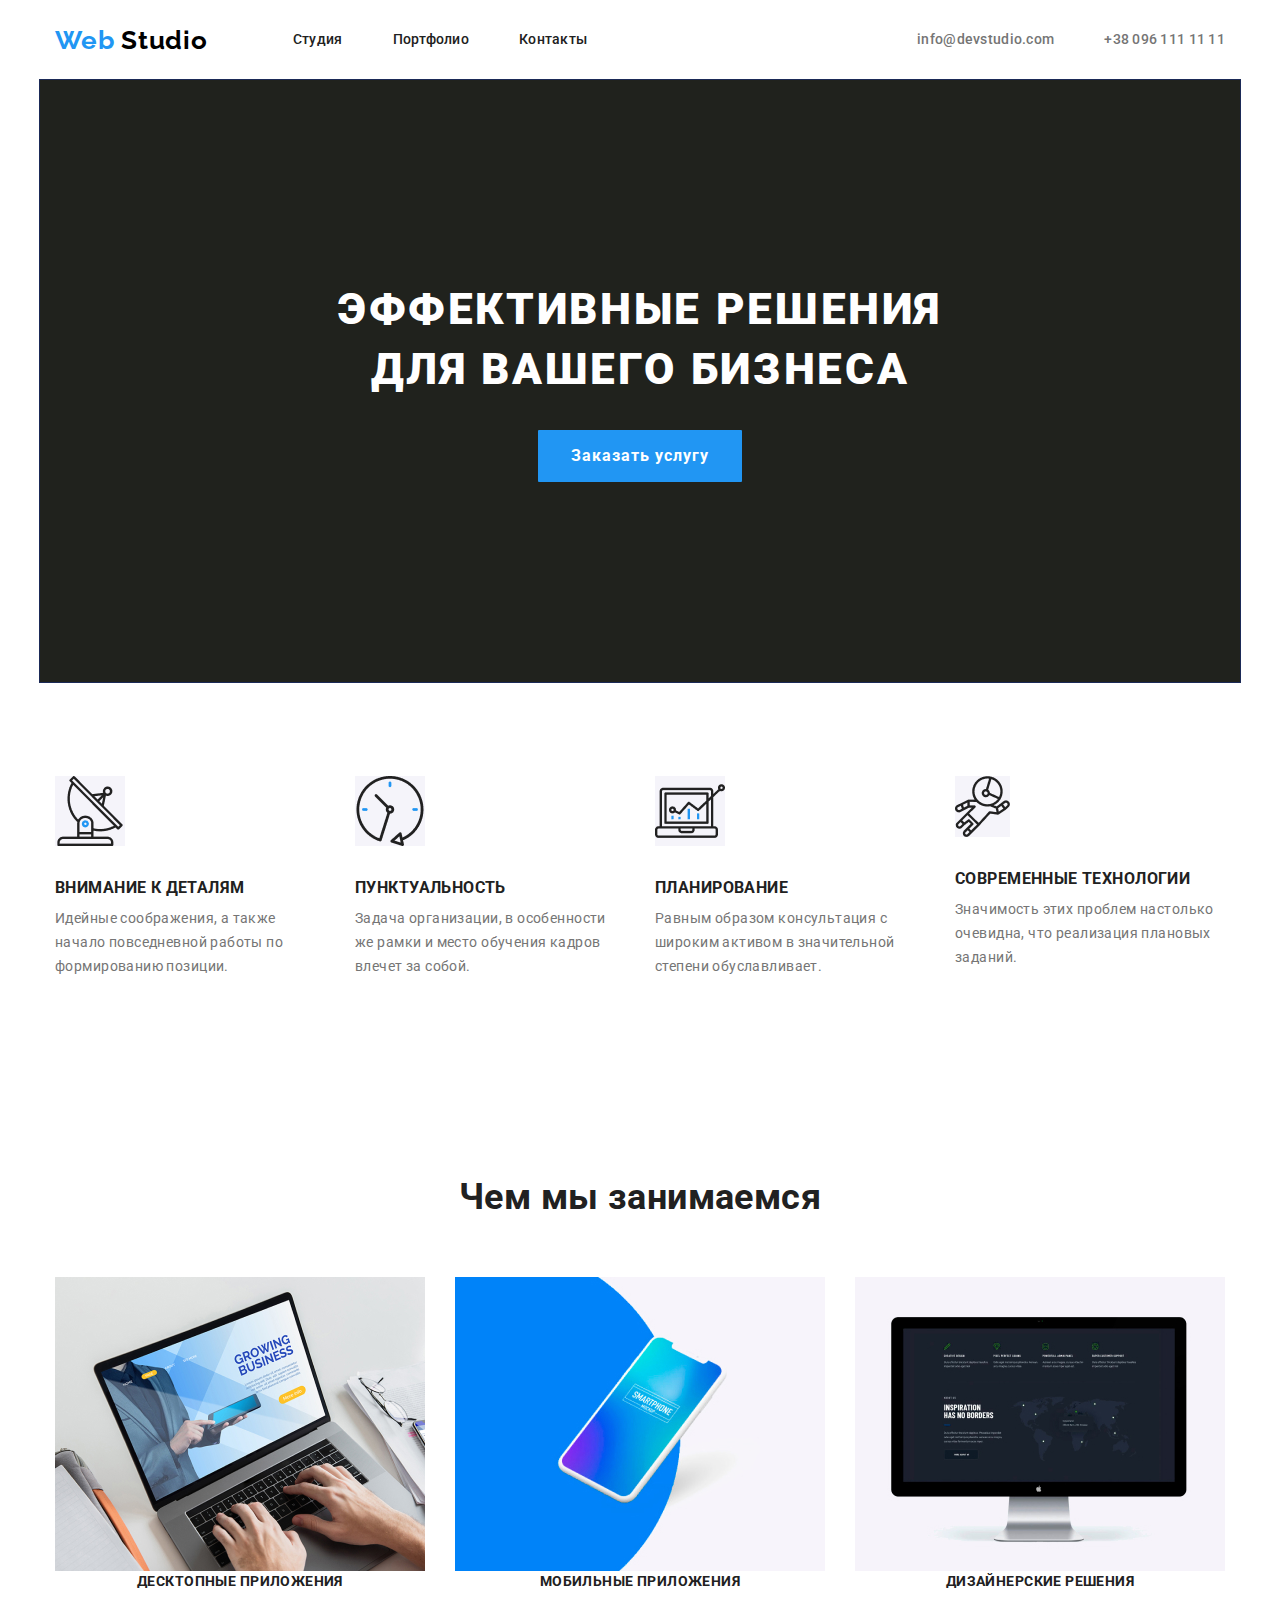
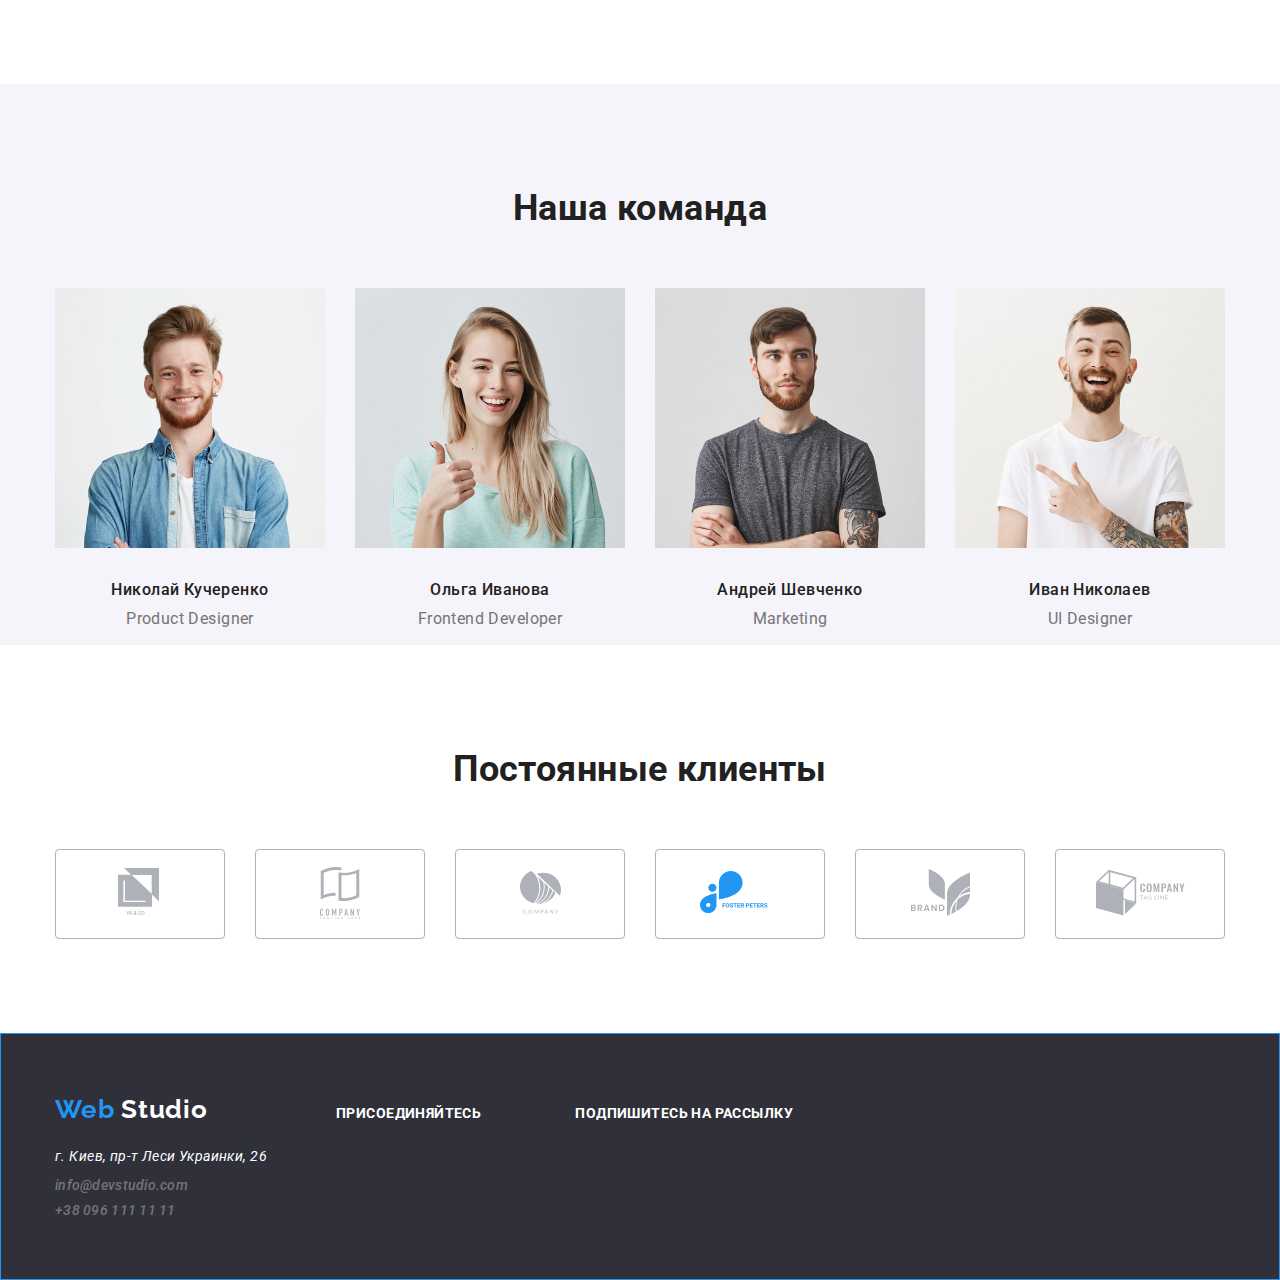
<file: index.html>
<!DOCTYPE html>
<html lang="ru">
  <head>
    <meta charset="UTF-8" />
    <meta name="viewport" content="width=device-width, initial-scale=1.0" />
    <title>Document</title>
    <link
      href="https://fonts.googleapis.com/css2?family=Raleway:wght@700&family=Roboto:wght@400;500;700;900&display=swap"
      rel="stylesheet"
    />
    <link rel="stylesheet" href="./css/normalaize.css" />
    <link rel="stylesheet" href="./css/style.css" />
  </head>
  <body class="body">
    <header class="pageheader">
      <div class="conteiner flex-conteiner">
        <nav class="navigation">
          <a class="link-logo link" lang="en" href="./index.html">
            <span>Web</span> Studio</a
          >
          <!--список студия-портфолио-контакты-->
          <ul class="navigation-list marker">
            <li class="navigation-item">
              <a class="navigation-link link" href="./index.html" target="blank"
                >Студия</a
              >
            </li>
            <li class="navigation-item">
              <a
                class="navigation-link link"
                href="./portfolio.html"
                target="blank"
                >Портфолио</a
              >
            </li>
            <li class="navigation-item">
              <a
                class="navigation-link link"
                href="./contacts.html"
                target="blank"
                >Контакты</a
              >
            </li>
          </ul>
        </nav>
        <!--contacts-->
        <div class="divcontacts">
          <ul class="contacts-list marker">
            <li class="contacts-item">
              <a class="contacts-link link" href="mailto:info@devstudio.com"
                >info@devstudio.com</a
              >
            </li>
            <li class="contacts-item">
              <a class="contacts-link link" href="tel:+380961111111"
                >+38 096 111 11 11</a
              >
            </li>
          </ul>
        </div>
      </div>
    </header>

    <main class="mainpage">
      <!--блок герой-->
      <section class="section-heroe">
        <div class="conteiner">
          <h1 class="title-heroe">
            Эффективные решения <br />
            для вашего бизнеса
          </h1>

          <button class="btn-heroe" type="button">Заказать услугу</button>
        </div>
      </section>

      <!-- о нас, потом спр ятать это заголовок-в макете его нет-->
      <section class="section-about-us pading-general">
        <!-- контейнер див для задания размера -->
        <div class="conteiner">
          <!-- <h2 class="aboutus-title" hidden>О нас</h2> скрыть потом по другому -->
          <ul class="aboutus-list marker">
            <li class="aboutus-item">
              <img
                class="aboutus-picture"
                src="./img/o-nas/antenna.png"
                alt="значок спутниковой антены"
              />
              <h3 class="aboutus-title">Внимание к деталям</h3>
              <p class="aboutus-text">
                Идейные соображения, а также начало повседневной работы по
                формированию позиции.
              </p>
            </li>

            <li class="aboutus-item">
              <img
                class="aboutus-picture"
                src="./img/o-nas/clock.png"
                alt="значок часоы"
              />
              <h3 class="aboutus-title">Пунктуальность</h3>
              <p class="aboutus-text">
                Задача организации, в особенности же рамки и место обучения
                кадров влечет за собой.
              </p>
            </li>

            <li class="aboutus-item">
              <img
                class="aboutus-picture"
                src="./img/o-nas/diagram.png"
                alt="значок диаграммы"
              />
              <h3 class="aboutus-title">Планирование</h3>
              <p class="aboutus-text">
                Равным образом консультация с широким активом в значительной
                степени обуславливает.
              </p>
            </li>

            <li class="aboutus-item">
              <img
                class="aboutus-picture"
                src="./img/o-nas/kossmonavt.png"
                alt=" значок астронавта"
              />
              <h3 class="aboutus-title">Современные технологии</h3>
              <p class="aboutus-text">
                Значимость этих проблем настолько очевидна, что реализация
                плановых заданий.
              </p>
            </li>
          </ul>
        </div>
      </section>
      <!--Чем мы занимаемся-->
      <section class="section-whywedoing pading-general">
        <div class="conteiner">
          <h2 class="whywedoing-title caption">Чем мы занимаемся</h2>
          <ul class="whywedoing-list marker">
            <li class="whywedoing-item">
              <img
                class="whywedoing-image"
                src="./img/nout.jpg"
                alt="человек работает за ноутбуком"
                width="370"
                height="294"
              />
              <p class="whywedoing-text">Десктопные приложения</p>
            </li>

            <li class="whywedoing-item">
              <img
                class="whywedoing-image"
                src="./img/phone.jpg"
                alt="мобильный телефон"
                width="370"
                height="294"
              />
              <p class="whywedoing-text">Мобильные приложения</p>
            </li>
            <li class="whywedoing-item">
              <img
                class="whywedoing-image"
                src="./img/komp.jpg"
                alt="включенный монитор с текстом"
                width="370"
                height="294"
              />
              <p class="whywedoing-text">Дизайнерские решения</p>
            </li>
          </ul>
        </div>
      </section>

      <!--Наша команда-->
      <section class="section-us-team">
        <div class="conteiner">
          <h2 class="us-team-title caption">Наша команда</h2>
          <!-- Николай -->
          <ul class="us-team-list marker">
            <li class="us-team-list-item">
              <img
                class="us-team-photo"
                src="./img/nikolay.jpg"
                alt="на фото Николай Кучеренко разработчик продуктов"
                width="270"
                height="260"
              />
              <h3 class="subtitle-surname">Николай Кучеренко</h3>
              <p class="usteam-text" lang="en">Product Designer</p>
              <ul class="social-list marker">
                <li class="social-list-item">
                  <a
                    class="sosial-link"
                    href=""
                    target="blank"
                    aria-label="иконка инстаграмма"
                  ></a>
                </li>
                <li class="social-list-item">
                  <a
                    class="sosial-link"
                    href=""
                    target="blank"
                    aria-label="иконка твитера"
                  ></a>
                </li>
                <li class="social-list-item">
                  <a
                    class="sosial-link"
                    href=""
                    target="blank"
                    aria-label="иконка фейсбука"
                  ></a>
                </li>
                <li class="social-list-item">
                  <a
                    class="sosial-link"
                    href=""
                    target="blank"
                    aria-label="иконка линкедина"
                  ></a>
                </li>
              </ul>
            </li>

            <!-- Ольга -->
            <li class="us-team-list-item">
              <img
                class="us-team-photo"
                src="./img/olga.jpg"
                alt="на фото Ольга Иванова фронтенд разработчик"
                width="270"
                height="260"
              />
              <h3 class="subtitle-surname">Ольга Иванова</h3>
              <p class="usteam-text" lang="en">Frontend Developer</p>
              <ul class="social-list marker">
                <li class="social-list-item">
                  <a
                    class="sosial-link"
                    href=""
                    target="blank"
                    aria-label="иконка инстаграмма"
                  ></a>
                </li>
                <li class="social-list-item">
                  <a
                    class="sosial-link"
                    href=""
                    target="blank"
                    aria-label="иконка твитера"
                  ></a>
                </li>
                <li class="social-list-item">
                  <a
                    class="sosial-link"
                    href=""
                    target="blank"
                    aria-label="иконка фейсбука"
                  ></a>
                </li>
                <li class="social-list-item">
                  <a
                    class="sosial-link"
                    href=""
                    target="blank"
                    aria-label="иконка линкедина"
                  ></a>
                </li>
              </ul>
            </li>

            <!-- Андрей -->
            <li class="us-team-list-item">
              <img
                class="us-team-photo"
                src="./img/andrey.jpg"
                alt="на фото Андрей Шевченко маркетолог"
                width="270"
                height="260"
              />
              <h3 class="subtitle-surname">Андрей Шевченко</h3>
              <p class="usteam-text" lang="en">Marketing</p>
              <ul class="social-list marker">
                <li class="social-list-item">
                  <a
                    class="sosial-link"
                    href=""
                    target="blank"
                    aria-label="иконка инстаграмма"
                  ></a>
                </li>
                <li class="social-list-item">
                  <a
                    class="sosial-link"
                    href=""
                    target="blank"
                    aria-label="иконка твитера"
                  ></a>
                </li>
                <li class="social-list-item">
                  <a
                    class="sosial-link"
                    href=""
                    target="blank"
                    aria-label="иконка фейсбука"
                  ></a>
                </li>
                <li class="social-list-item">
                  <a
                    class="sosial-link"
                    href=""
                    target="blank"
                    aria-label="иконка линкедина"
                  ></a>
                </li>
              </ul>
            </li>
            <!-- Иван -->
            <li class="us-team-list-item">
              <img
                class="us-team-photo"
                src="./img/ivan.jpg"
                alt="на фото Иван Николаев юа дизайнер"
                width="270"
                height="260"
              />
              <h3 class="subtitle-surname">Иван Николаев</h3>
              <p class="usteam-text" lang="en">UI Designer</p>
              <ul class="social-list marker">
                <li class="social-list-item">
                  <a
                    class="sosial-link"
                    href=""
                    target="blank"
                    aria-label="иконка инстаграмма"
                  ></a>
                </li>
                <li class="social-list-item">
                  <a
                    class="sosial-link"
                    href=""
                    target="blank"
                    aria-label="иконка твитера"
                  ></a>
                </li>
                <li class="social-list-item">
                  <a
                    class="sosial-link"
                    href=""
                    target="blank"
                    aria-label="иконка фейсбука"
                  ></a>
                </li>
                <li class="social-list-item">
                  <a
                    class="sosial-link"
                    href=""
                    target="blank"
                    aria-label="иконка линкедина"
                  ></a>
                </li>
              </ul>
            </li>
          </ul>
        </div>
      </section>
      <!--постоянные клиенты-->
      <section class="section-clients pading-general">
        <div class="conteiner">
          <h2 class="clients-title caption">Постоянные клиенты</h2>
          <ul class="clients-list marker">
            <li class="clients-item">
              <a class="clients-link" href="" target="blank"
                ><img
                  class="clients-picture"
                  lang="en"
                  src="./img/logo-1.svg"
                  alt="ya and Co"
              /></a>
            </li>
            <li class="clients-item">
              <a class="clients-link" href="" target="blank"
                ><img
                  class="clients-picture"
                  lang="en"
                  src="./img/logo-2.svg"
                  alt="Company Taglain Here"
              /></a>
            </li>
            <li class="clients-item">
              <a class="clients-link" href="" target="blank"
                ><img
                  class="clients-picture"
                  lang="en"
                  src="./img/logo-3.svg"
                  alt="Company"
              /></a>
            </li>
            <li class="clients-item">
              <a class="clients-link" href="" target="blank"
                ><img
                  class="clients-picture"
                  lang="en"
                  src="./img/log-4.svg"
                  alt="Foster Peters"
              /></a>
            </li>
            <li class="clients-item">
              <a class="clients-link" href="" target="blank"
                ><img
                  class="clients-picture"
                  lang="en"
                  src="./img/logo-5.svg"
                  alt="Brand"
              /></a>
            </li>
            <li class="clients-item">
              <a class="clients-link" href="" target="blank"
                ><img
                  class="clients-picture"
                  lang="en"
                  src="./img/logo-6.svg"
                  alt="Compane Tag Lain"
              /></a>
            </li>
          </ul>
        </div>
      </section>
    </main>

    <!--Подвал:адресс-->
    <footer class="footerpage">
      <div class="conteiner footerdiv">
        <div class="block-adress">
          <a class="link-logo link" lang="en" href="./index.html">
            <span>Web</span> Studio</a
          >
          <address class="adress">
            <ul class="contacts marker">
              <li class="adress-list-item">
                <p class="adress-text">г. Киев, пр-т Леси Украинки, 26</p>
              </li>

              <li class="adress-list-item">
                <a class="contacts-link link" href="mailto:info@devstudio.com"
                  >info@devstudio.com</a
                >
              </li>

              <li class="adress-list-item">
                <a class="contacts-link link" href="tel:+380961111111"
                  >+38 096 111 11 11</a
                >
              </li>
            </ul>
          </address>
        </div>

        <!--Подвал  Присоединяйтесь на социальные сети-->
        <div class="join-div">
          <b class="action join-text">присоединяйтесь</b>
          <ul class="join-list marker">
            <li class="join-list=item">
              <a
                class="sosial-link"
                href=""
                target="blank"
                aria-label="иконка инстаграмма"
              ></a>
            </li>
            <li class="join-list-item">
              <a
                class="sosial-link"
                href=""
                target="blank"
                aria-label="иконка твитера"
              ></a>
            </li>
            <li class="join-list-item">
              <a
                class="sosial-link"
                href=""
                target="blank"
                aria-label="иконка фейсбука"
              ></a>
            </li>
            <li class="join-list-item">
              <a
                class="sosial-link"
                href=""
                target="blank"
                aria-label="иконка линкедина"
              ></a>
            </li>
          </ul>
        </div>

        <!--Подпишитесь на рассылку-->
        <div class="actiondiv-letters">
          <b class="action subscribeletters">Подпишитесь на рассылку</b>
        </div>
      </div>
    </footer>
  </body>
</html>
</file>
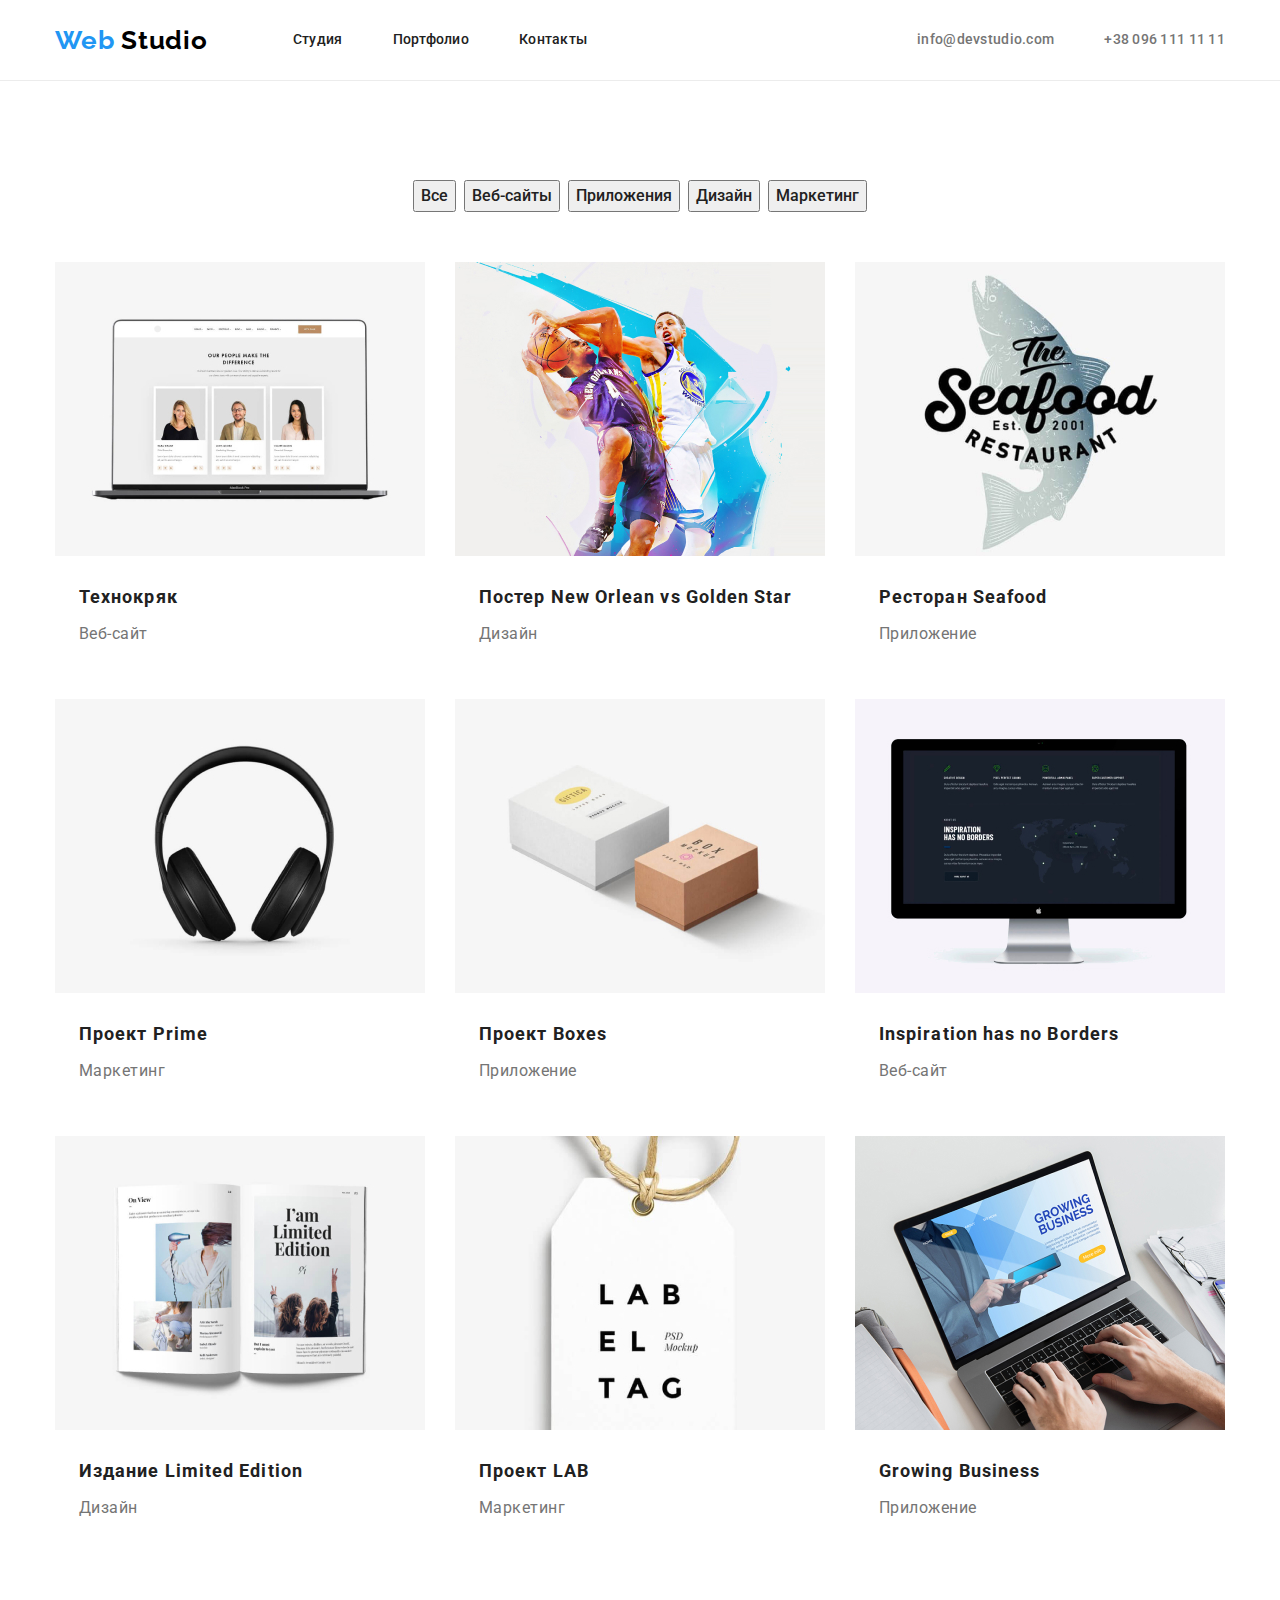
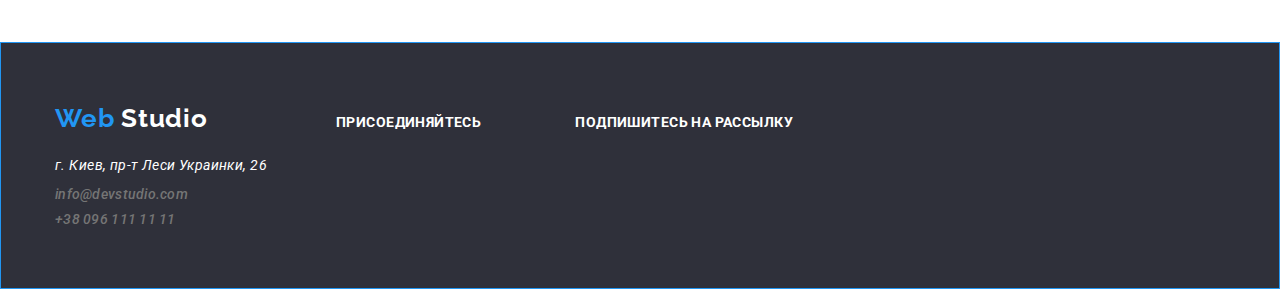
<file: portfolio.html>
<!DOCTYPE html>
<html lang="en">
  <head>
    <meta charset="UTF-8" />
    <meta name="viewport" content="width=device-width, initial-scale=1.0" />
    <title>Document</title>
    <link
      href="https://fonts.googleapis.com/css2?family=Raleway:wght@700&family=Roboto:wght@400;500;700;900&display=swap"
      rel="stylesheet"
    />
    <link rel="stylesheet" href="./css/normalaize.css" />
    <link rel="stylesheet" href="./css/style.css" />
  </head>
  <body>
    <header class="pageheader pageheader-portfolio">
      <div class="conteiner flex-conteiner">
        <nav class="navigation">
          <a class="link-logo link" lang="en" href="./index.html">
            <span>Web</span> Studio</a
          >
          <!--список студия-портфолио-контакты-->
          <ul class="navigation-list marker">
            <li class="navigation-item">
              <a class="navigation-link link" href="./index.html" target="blank"
                >Студия</a
              >
            </li>
            <li class="navigation-item">
              <a
                class="navigation-link link"
                href="./portfolio.html"
                target="blank"
                >Портфолио</a
              >
            </li>
            <li class="navigation-item">
              <a
                class="navigation-link link"
                href="./contacts.html"
                target="blank"
                >Контакты</a
              >
            </li>
          </ul>
        </nav>
        <!--contacts-->
        <div class="divcontacts">
          <ul class="contacts-list marker">
            <li class="contacts-item">
              <a class="contacts-link link" href="mailto:info@devstudio.com"
                >info@devstudio.com</a
              >
            </li>
            <li class="contacts-item">
              <a class="contacts-link link" href="tel:+380961111111"
                >+38 096 111 11 11</a
              >
            </li>
          </ul>
        </div>
      </div>
    </header>
    <main>
      <!--секция потфолио-->
      <section class="portfolio-section">
        <div class="conteiner cont-portfolio">
          <h1 class="portfolio-title" hidden>Портфолио</h1>
          <ul class="portfolio-list marker">
            <li class="item-portfolio">
              <button class="btn-portfolio" type="button">Все</button>
            </li>
            <li class="item-portfolio">
              <button class="btn-portfolio" type="button">Веб-сайты</button>
            </li>
            <li class="item-portfolio">
              <button class="btn-portfolio" type="button">Приложения</button>
            </li>
            <li class="item-portfolio">
              <button class="btn-portfolio" type="button">Дизайн</button>
            </li>
            <li class="item-portfolio">
              <button class="btn-portfolio" type="button">Маркетинг</button>
            </li>
          </ul>
        </div>

        <!--картинка с текстом-->
        <div class="conteiner flex-portfolio">
          <ul class="examples-list marker">
            <li class="examples-item techochryak-item">
              <a class="examples-image link" href="#" target="blank">
                <img
                  src="./img/portfolio/techochryak.jpg"
                  alt="картинка с компьютером"
                  width="370"
                  height="294"
                />
                <div class="techochryak-text">
                  <p hidden>
                    Технокряк это современная площадка распространения
                    коронавируса. Компании используют эту платформу для
                    цифрового шпионажа и атак на защищённые сервера конкурентов.
                  </p>
                </div>

                <div class="examples-div">
                  <h2 class="examples-title">Технокряк</h2>
                  <p class="directions-text">Веб-сайт</p>
                </div>
              </a>
            </li>

            <!--картинка баскетбол-->
            <li class="examples-item">
              <a class="examples-image link" href="#" target="blank">
                <img
                  lang="en"
                  src="./img/portfolio/neworlean-goldenstar.jpg"
                  alt="картинка двух баскетболистов представителей ,баскетболистов New Orlean vs Golden Star"
                  width="370"
                  height="294"
                />
                <div class="examples-div">
                  <h2 class="examples-title" lang="en">
                    Постер New Orlean vs Golden Star
                  </h2>
                  <p class="directions-text">Дизайн</p>
                </div>
              </a>
            </li>

            <!--картинка ресторан-->
            <li class="examples-item">
              <a class="examples-image link" href="#" target="_blank">
                <img
                  lang="en"
                  src="./img/portfolio/seafood-restaurant.jpg"
                  alt="картинка бренда ресторанна Seafood"
                  width="370"
                  height="294"
                />
                <div class="examples-div">
                  <h2 class="examples-title" lang="en">Ресторан Seafood</h2>
                  <p class="directions-text">Приложение</p>
                </div>
              </a>
            </li>

            <!--картинка наушники-->
            <li class="examples-item">
              <a class="examples-image link" href="#" target="blank">
                <img
                  src="./img/portfolio/headphone.jpg"
                  alt="наушники"
                  width="370"
                  height="294"
                />
                <div class="examples-div">
                  <h2 class="examples-title" lang="en">Проект Prime</h2>
                  <p class="directions-text">Маркетинг</p>
                </div>
              </a>
            </li>

            <!--картинка коробки-->
            <li class="examples-item">
              <a class="examples-image link" href="#" target="blank">
                <img
                  src="./img/portfolio/boxes.jpg"
                  alt="небольшие картонные коробочки разных размеров и оформления"
                  width="370"
                  height="294"
                />
                <div class="examples-div">
                  <h2 class="examples-title" lang="en">Проект Boxes</h2>
                  <p class="directions-text">Приложение</p>
                </div>
              </a>
            </li>

            <!--картинка с монитором-->
            <li class="examples-item">
              <a class="examples-image link" href="#" target="blank">
                <img
                  lang="en"
                  src="./img/portfolio/komp.jpg"
                  alt="компьютер с информацтей о компании Inspiration has no Borders"
                  width="370"
                  height="294"
                />
                <div class="examples-div">
                  <h2 class="examples-title" lang="en">
                    Inspiration has no Borders
                  </h2>
                  <p class="directions-text">Веб-сайт</p>
                </div>
              </a>
            </li>

            <!--женский журнал-->
            <li class="examples-item">
              <a class="examples-image link" href="#" target="blank">
                <img
                  src="./img/portfolio/woman-magazine.jpg"
                  alt="женский журнал"
                  width="370"
                  height="294"
                />
                <div class="examples-div">
                  <h2 class="examples-title" lang="en">
                    Издание Limited Edition
                  </h2>
                  <p class="directions-text">Дизайн</p>
                </div>
              </a>
            </li>

            <!--проэкт лэб-->
            <li class="examples-item">
              <a class="examples-image link" href="#" target="blank">
                <img
                  src="./img/portfolio/lab.jpg"
                  alt="проэкт Лэб"
                  width="370"
                  height="294"
                />
                <div class="examples-div">
                  <h2 class="examples-title" lang="en">Проект LAB</h2>
                  <p class="directions-text">Маркетинг</p>
                </div>
              </a>
            </li>

            <!--ноутбук-->
            <li class="examples-item">
              <a class="examples-image link" href="#" target="blank">
                <img
                  lang="en"
                  src="./img/portfolio/growing-business.jpg"
                  alt="ноутбук на экране которого название компании growing-business"
                  width="370"
                  height="294"
                />
                <div class="examples-div">
                  <h2 class="examples-title" lang="en">Growing Business</h2>
                  <p class="directions-text">Приложение</p>
                </div>
              </a>
            </li>
          </ul>
        </div>
      </section>
    </main>
    <!--Подвал:адресс-->
    <footer class="footerpage">
      <div class="conteiner footerdiv">
        <div class="block-adress">
          <a class="link-logo link" lang="en" href="./index.html">
            <span>Web</span> Studio</a
          >
          <address class="adress">
            <ul class="contacts marker">
              <li class="adress-list-item">
                <p class="adress-text">г. Киев, пр-т Леси Украинки, 26</p>
              </li>

              <li class="adress-list-item">
                <a class="contacts-link link" href="mailto:info@devstudio.com"
                  >info@devstudio.com</a
                >
              </li>

              <li class="adress-list-item">
                <a class="contacts-link link" href="tel:+380961111111"
                  >+38 096 111 11 11</a
                >
              </li>
            </ul>
          </address>
        </div>

        <!--Подвал  Присоединяйтесь на социальные сети-->
        <div class="join-div">
          <b class="action join-text">присоединяйтесь</b>
          <ul class="join-list marker">
            <li class="join-list=item">
              <a
                class="sosial-link"
                href=""
                target="blank"
                aria-label="иконка инстаграмма"
              ></a>
            </li>
            <li class="join-list-item">
              <a
                class="sosial-link"
                href=""
                target="blank"
                aria-label="иконка твитера"
              ></a>
            </li>
            <li class="join-list-item">
              <a
                class="sosial-link"
                href=""
                target="blank"
                aria-label="иконка фейсбука"
              ></a>
            </li>
            <li class="join-list-item">
              <a
                class="sosial-link"
                href=""
                target="blank"
                aria-label="иконка линкедина"
              ></a>
            </li>
          </ul>
        </div>

        <!--Подпишитесь на рассылку-->
        <div class="actiondiv-letters">
          <b class="action subscribeletters">Подпишитесь на рассылку</b>
        </div>
      </div>
    </footer>
  </body>
</html>
</file>
<file: css/style.css>
:root {
  --main-font: "Roboto", sans-serif;
  --secondary-font: "Raleway", sans-serif;
  --title-dark-color: #212121;
  --title-grey-color: #757575;
  --title-white-color: #ffffff;
  --accent-color: #2196f3;
  --button-hover-color: #188ce8;
}
/* глобальный бордер-бокс */
html {
  box-sizing: border-box;
}
*,
*::before,
*::after {
  box-sizing: inherit;
}

body {
  font-family: var(--main-font);
  background-color: var(--title-white-color);
  color: var(--title-grey-color);
  font-size: 14px;
  font-weight: 400;
  letter-spacing: 0.03em;
  margin: 0;
}
/* снимает все подчеркивания у ссылок */
.link {
  text-decoration: none;
}

/* снимает маркеры у ul */
.marker {
  padding: 0;
  margin: 0;
  list-style: none;
}
h1,
h2,
h3,
h4,
h5,
h6,
p {
  margin-top: 0px;
  margin-bottom: 0px;
}
/* шапка */
.link-logo,
span {
  font-family: var(--secondary-font);
  font-weight: 700;
  font-size: 26px;
  line-height: 1.19;
  letter-spacing: 0.03em;
  color: #000000;
}
.conteiner {
  width: 1200px;
  padding-right: 15px;
  padding-left: 15px;
  margin-right: auto;
  margin-left: auto;
}

/*общие падинги для всех секций  */
.pading-general {
  padding-top: 94px;
  padding-bottom: 94px;
}

span {
  color: var(--accent-color);
}

/* ---стализация Header */
.pageheader {
  display: flex;
}

/* стилизация студия-портфолио-контакты */

.navigation-link {
  display: block;
  padding-top: 32px;
  padding-bottom: 32px;

  font-weight: 500;
  line-height: 1.14;
  letter-spacing: 0.02em;
  color: var(--title-dark-color);
}
/* навигация в хедере*/

.navigation {
  display: flex;
  align-items: center;
}

.flex-conteiner {
  display: flex;
  justify-content: space-between;
  align-items: center;
}
.navigation-list {
  display: flex;
  margin-left: 85px;
  align-items: center;
}
.navigation-item {
  margin-right: 50px;
}
.navigation-item:last-child {
  margin-right: 0px;
}

.navigation-link.current {
  color: var(--accent-color);
}
/* стилизация почты и телефона */
/* flex */
.contacts-list {
  display: flex;
  margin-left: auto;
}
.contacts-item:not(:last-child) {
  margin-right: 30px;
}

.contacts-link {
  display: block;
  padding-top: 32px;
  padding-bottom: 32px;

  font-weight: 500;
  line-height: 1.14;
  letter-spacing: 0.02em;
  color: var(--title-grey-color);
}
.contacts-item:not(:last-child) {
  margin-right: 50px;
}

.contacts-link:hover,
.navigation-link:hover,
.contacts-link:focus,
.navigation-link:focus,
.clients-picture:hover,
.clients-picture:focus {
  color: var(--accent-color);
}

/* стилизация Героя  */
.section-heroe > .conteiner {
  background-color: rgb(32, 34, 29);
  outline: 1px solid rgb(27, 42, 87);
  padding-bottom: 200px;
  padding-top: 200px;
  text-align: center;
}

.title-heroe {
  margin-top: 0px;
  margin-bottom: 30px;

  font-weight: 900;
  font-size: 44px;
  line-height: 1.36;

  letter-spacing: 0.06em;
  text-transform: uppercase;
  color: var(--title-white-color);
}

/* стилизация кнопки */

.btn-heroe {
  font-family: inherit;
  font-weight: 700;
  font-size: 16px;
  line-height: 1.87;
  letter-spacing: 0.06em;
  background-color: var(--accent-color);
  color: var(--title-white-color);

  border: 1px solid transparent;
  border-radius: 1px;
  padding: 10px 32px;
  text-align: center;
}

.btn-heroe:hover,
.btn-heroe:focus {
  color: var(--title-white-color);
  background-color: var(--button-hover-color);
}
/* стилизация общая заголовков (чем занимаеся,наша команда, постоянный клиенты)*/
.caption {
  font-weight: 700;
  font-size: 36px;
  line-height: 1.67;
  text-align: center;
  color: var(--title-dark-color);
}
/* о нас  */
.aboutus-title,
.whywedoing-text {
  font-weight: 700;
  line-height: 1.14;
  text-transform: uppercase;
  color: var(--title-dark-color);
}

.aboutus-list {
  justify-content: space-between;
  display: flex;
}

.aboutus-item {
  width: calc((100% - 90px) / 4);
}
.aboutus-item:not(:last-child) {
  margin-right: 30px;
}
/* о нас абзацы */
.aboutus-picture {
  display: inline-block;
  margin-bottom: 30px;
  background-color: #f5f4fa;
}
.aboutus-title {
  margin-bottom: 10px;
}
.aboutus-text {
  line-height: 1.71;
}
/*  чем занимаеся абзацы*/
.whywedoing-title {
  margin-bottom: 50px;
}
.whywedoing-list {
  display: flex;
}
.whywedoing-item {
  width: calc((100% - 60px) / 3);
}
.whywedoing-item:not(:last-child) {
  margin-right: 30px;
}

.whywedoing-text {
  text-align: center;
  /* color: #ffffff; !!!! потом снять когда будет темный фон!!!!*/
}

/* команда-фамилии */
.subtitle-surname,
.usteam-text {
  font-weight: 500;
  font-size: 16px;
  line-height: 1.18;
  text-align: center;

  color: var(--title-dark-color);
}

/*команда-профессии */
.section-us-team {
  background-color: #f5f4fa;
}
.us-team-title {
  padding-top: 94px;
  margin-bottom: 50px;
}

.us-team-photo {
  margin-bottom: 30px;
}
.subtitle-surname {
  margin-bottom: 10px;
}
.us-team-list {
  display: flex;
  justify-content: space-between;
}
.us-team-list-item {
  display: block;
  width: calc((100% - 90px) / 4);
}
.us-team-list-item:not(:last-child) {
  margin-right: 30px;
}

.usteam-text {
  margin-bottom: 16px;
  font-weight: 400;
  color: var(--title-grey-color);
}
.social-list {
  display: flex;
}

/*наши постоянные клиенты  */
.section-clients {
  justify-content: space-between;
}
.clients-title {
  margin-bottom: 50px;
}
.clients-list {
  display: flex;
  justify-content: space-between;
}
.clients-item {
  display: flex;
  justify-content: center;
  text-align: center;
  align-items: center;
  border: 1px solid #afb1b8;
  border-radius: 4px;
  width: 170px;
  height: 90px;
}
.clients-item:not(:last-child) {
  margin-right: 30px;
}

/* _________________________________________________________________________________ */
/* стилизация второй страницы */

/*стилизация полоски в хедере  */
.pageheader-portfolio {
  border-bottom: 1px solid #ececec;
}

/* стилизация переключатеелей */
.cont-portfolio {
  display: flex;
  justify-content: center;
  margin-bottom: 50px;
}
.portfolio-section {
  padding-top: 99px;
  padding-bottom: 99px;
}
.portfolio-list {
  display: inline-flex;
}

.item-portfolio:not(:last-child) {
  margin-right: 8px;
}

/* стилизация картинок портфолио */
.examples-title {
  margin-bottom: 4px;

  font-weight: 700;
  font-size: 18px;
  line-height: 2;
  letter-spacing: 0.06em;
  color: var(--title-dark-color);
}
.examples-image {
  display: inline-block;
}
/* список */
.examples-list {
  display: flex;
  flex-wrap: wrap;
  justify-content: start;
  align-items: center;
}
/* элемент списка */
.examples-item {
  width: calc((100% - 60px) / 3);
  margin-right: 30px;
  margin-bottom: 30px;
  text-align: start;
}

.examples-item:nth-last-child(-n + 3) {
  margin-bottom: 0px;
}
.examples-item:nth-child(3n) {
  margin-right: 0px;
}
/* стилизация абзацов */
.examples-div {
  padding: 20px 24px;
}
.directions-text {
  font-weight: 400;
  font-size: 16px;
  line-height: 1.87;
  letter-spacing: 0.03em;
  color: var(--title-grey-color);
}

/* стилизация заголовков с названием коммпаний */
/* технохряк абхац */
/* .techochryak-text {
  display: inline-flex;

  width: 370px;
  height: 294px;
  text-align: center;
  align-items: center;
  font-weight: normal;

  font-size: 18px;
  line-height: 1.55;
  letter-spacing: 0.03em;
  color: var(--title-dark-color);
} */

/* стилизация абзацов с указанием вида продукции */

/* стилизация кнопопок-переключателей портфолио */
.btn-portfolio {
  font-family: inherit;
  font-weight: 500;
  font-size: 16px;
  line-height: 1.63;
  text-align: center;
  color: var(--title-dark-color);
}
.btn-portfolio:hover,
.btn-portfolio:focus {
  color: var(--title-white-color);
  background-color: var(--accent-color);
}
/* ----------------------------------------------------------------------------- */
/* Подвал-адресс */
.footerpage {
  background-color: #2f303a;
  border: 1px solid #2196f3;
}
.block-adress .link-logo {
  color: #ffffff;
}

.footerdiv {
  display: flex;
  align-items: baseline;
}
.join-div {
  margin-right: 94px;
}
.join-list {
  display: flex;
  margin: 0;
}
.join-text {
  margin-bottom: 20px;
}
.block-adress {
  padding-top: 60px;
  padding-bottom: 60px;
  margin-right: 69px;
}

.adress {
  margin-top: 20px;
}

.adress-list-item > .contacts-link {
  padding: 0px;
}

.adress-list-item:not(:last-child) {
  margin-bottom: 9px;
}
.adress-text {
  font-weight: 400;
  font-size: 14px;
  line-height: 1.71;
  color: #ffffff;
}

/* стилизация двух тегов b(присоединяйся и подписаться на пассылку) */
.action {
  font-weight: 700;
  line-height: 1.14;
  text-transform: uppercase;
  color: #ffffff;
}
</file>
<file: css/normalaize.css>
/*! normalize.css v8.0.1 | MIT License | github.com/necolas/normalize.css */

/* Document
   ========================================================================== */

/**
 * 1. Correct the line height in all browsers.
 * 2. Prevent adjustments of font size after orientation changes in iOS.
 */

html {
  line-height: 1.15; /* 1 */
  -webkit-text-size-adjust: 100%; /* 2 */
}

/* Sections
   ========================================================================== */

/**
 * Remove the margin in all browsers.
 */

body {
  margin: 0;
}

/**
 * Render the `main` element consistently in IE.
 */

main {
  display: block;
}

/**
 * Correct the font size and margin on `h1` elements within `section` and
 * `article` contexts in Chrome, Firefox, and Safari.
 */

h1 {
  font-size: 2em;
  margin: 0.67em 0;
}

/* Grouping content
   ========================================================================== */

/**
 * 1. Add the correct box sizing in Firefox.
 * 2. Show the overflow in Edge and IE.
 */

hr {
  box-sizing: content-box; /* 1 */
  height: 0; /* 1 */
  overflow: visible; /* 2 */
}

/**
 * 1. Correct the inheritance and scaling of font size in all browsers.
 * 2. Correct the odd `em` font sizing in all browsers.
 */

pre {
  font-family: monospace, monospace; /* 1 */
  font-size: 1em; /* 2 */
}

/* Text-level semantics
   ========================================================================== */

/**
 * Remove the gray background on active links in IE 10.
 */

a {
  background-color: transparent;
}

/**
 * 1. Remove the bottom border in Chrome 57-
 * 2. Add the correct text decoration in Chrome, Edge, IE, Opera, and Safari.
 */

abbr[title] {
  border-bottom: none; /* 1 */
  text-decoration: underline; /* 2 */
  text-decoration: underline dotted; /* 2 */
}

/**
 * Add the correct font weight in Chrome, Edge, and Safari.
 */

b,
strong {
  font-weight: bolder;
}

/**
 * 1. Correct the inheritance and scaling of font size in all browsers.
 * 2. Correct the odd `em` font sizing in all browsers.
 */

code,
kbd,
samp {
  font-family: monospace, monospace; /* 1 */
  font-size: 1em; /* 2 */
}

/**
 * Add the correct font size in all browsers.
 */

small {
  font-size: 80%;
}

/**
 * Prevent `sub` and `sup` elements from affecting the line height in
 * all browsers.
 */

sub,
sup {
  font-size: 75%;
  line-height: 0;
  position: relative;
  vertical-align: baseline;
}

sub {
  bottom: -0.25em;
}

sup {
  top: -0.5em;
}

/* Embedded content
   ========================================================================== */

/**
 * Remove the border on images inside links in IE 10.
 */

img {
  border-style: none;
}

/* Forms
   ========================================================================== */

/**
 * 1. Change the font styles in all browsers.
 * 2. Remove the margin in Firefox and Safari.
 */

button,
input,
optgroup,
select,
textarea {
  font-family: inherit; /* 1 */
  font-size: 100%; /* 1 */
  line-height: 1.15; /* 1 */
  margin: 0; /* 2 */
}

/**
 * Show the overflow in IE.
 * 1. Show the overflow in Edge.
 */

button,
input {
  /* 1 */
  overflow: visible;
}

/**
 * Remove the inheritance of text transform in Edge, Firefox, and IE.
 * 1. Remove the inheritance of text transform in Firefox.
 */

button,
select {
  /* 1 */
  text-transform: none;
}

/**
 * Correct the inability to style clickable types in iOS and Safari.
 */

button,
[type="button"],
[type="reset"],
[type="submit"] {
  -webkit-appearance: button;
}

/**
 * Remove the inner border and padding in Firefox.
 */

button::-moz-focus-inner,
[type="button"]::-moz-focus-inner,
[type="reset"]::-moz-focus-inner,
[type="submit"]::-moz-focus-inner {
  border-style: none;
  padding: 0;
}

/**
 * Restore the focus styles unset by the previous rule.
 */

button:-moz-focusring,
[type="button"]:-moz-focusring,
[type="reset"]:-moz-focusring,
[type="submit"]:-moz-focusring {
  outline: 1px dotted ButtonText;
}

/**
 * Correct the padding in Firefox.
 */

fieldset {
  padding: 0.35em 0.75em 0.625em;
}

/**
 * 1. Correct the text wrapping in Edge and IE.
 * 2. Correct the color inheritance from `fieldset` elements in IE.
 * 3. Remove the padding so developers are not caught out when they zero out
 *    `fieldset` elements in all browsers.
 */

legend {
  box-sizing: border-box; /* 1 */
  color: inherit; /* 2 */
  display: table; /* 1 */
  max-width: 100%; /* 1 */
  padding: 0; /* 3 */
  white-space: normal; /* 1 */
}

/**
 * Add the correct vertical alignment in Chrome, Firefox, and Opera.
 */

progress {
  vertical-align: baseline;
}

/**
 * Remove the default vertical scrollbar in IE 10+.
 */

textarea {
  overflow: auto;
}

/**
 * 1. Add the correct box sizing in IE 10.
 * 2. Remove the padding in IE 10.
 */

[type="checkbox"],
[type="radio"] {
  box-sizing: border-box; /* 1 */
  padding: 0; /* 2 */
}

/**
 * Correct the cursor style of increment and decrement buttons in Chrome.
 */

[type="number"]::-webkit-inner-spin-button,
[type="number"]::-webkit-outer-spin-button {
  height: auto;
}

/**
 * 1. Correct the odd appearance in Chrome and Safari.
 * 2. Correct the outline style in Safari.
 */

[type="search"] {
  -webkit-appearance: textfield; /* 1 */
  outline-offset: -2px; /* 2 */
}

/**
 * Remove the inner padding in Chrome and Safari on macOS.
 */

[type="search"]::-webkit-search-decoration {
  -webkit-appearance: none;
}

/**
 * 1. Correct the inability to style clickable types in iOS and Safari.
 * 2. Change font properties to `inherit` in Safari.
 */

::-webkit-file-upload-button {
  -webkit-appearance: button; /* 1 */
  font: inherit; /* 2 */
}

/* Interactive
   ========================================================================== */

/*
 * Add the correct display in Edge, IE 10+, and Firefox.
 */

details {
  display: block;
}

/*
 * Add the correct display in all browsers.
 */

summary {
  display: list-item;
}

/* Misc
   ========================================================================== */

/**
 * Add the correct display in IE 10+.
 */

template {
  display: none;
}

/**
 * Add the correct display in IE 10.
 */

[hidden] {
  display: none;
}
</file>
